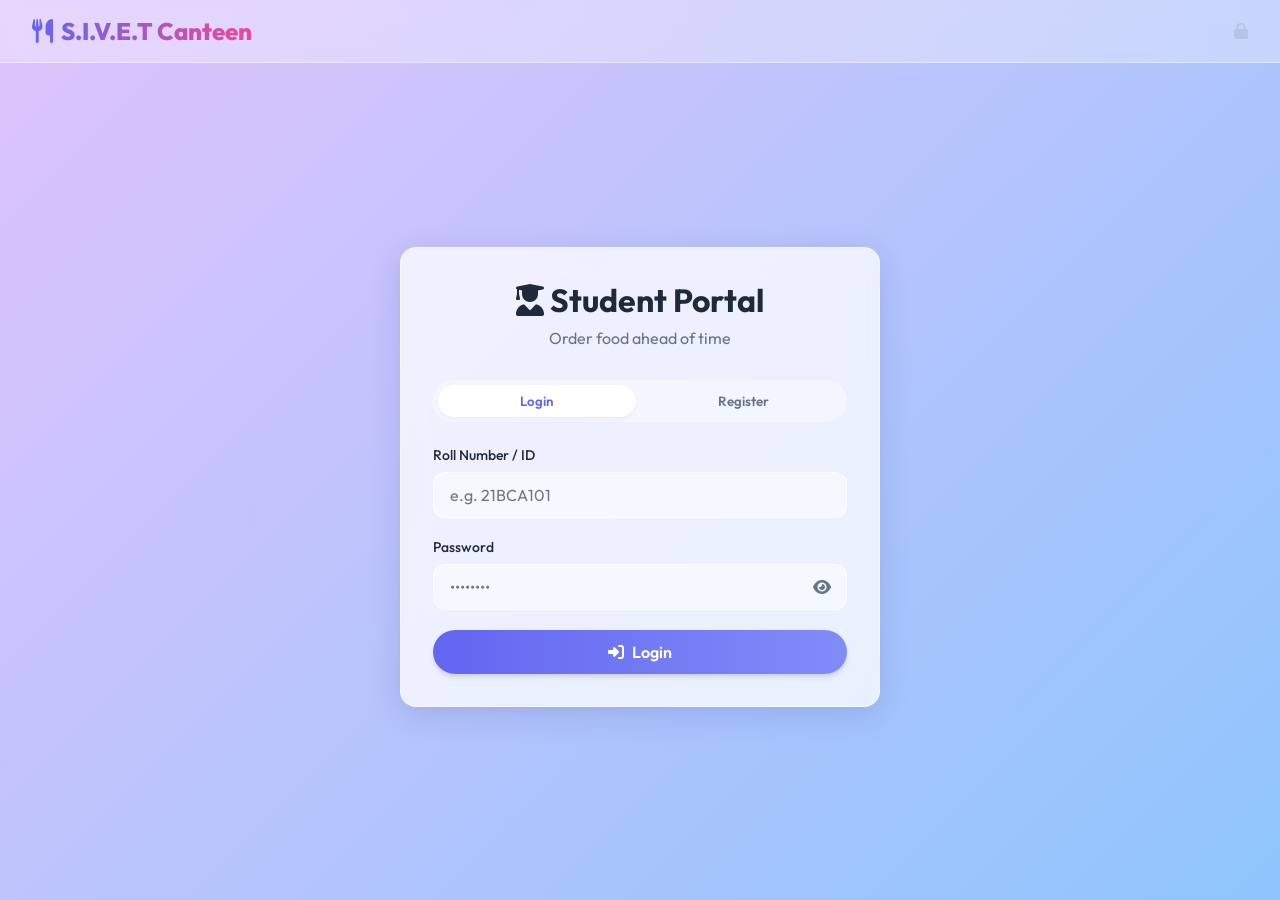
<file: index.html>
<!DOCTYPE html>
<html lang="en">
<head>
    <meta charset="UTF-8">
    <meta name="viewport" content="width=device-width, initial-scale=1.0">
    <title>S.I.V.E.T Smart Canteen</title>
    <link rel="stylesheet" href="css/style.css">
    <!-- FontAwesome for icons -->
    <link rel="stylesheet" href="https://cdnjs.cloudflare.com/ajax/libs/font-awesome/6.4.0/css/all.min.css">
</head>
<body>

    <nav class="navbar">
        <div class="navbar-brand">
            <i class="fa-solid fa-utensils"></i>
            S.I.V.E.T Canteen
        </div>
        <div class="navbar-actions">
            <i class="fa-solid fa-lock" id="admin-toggle" title="Staff Access" style="cursor: pointer; opacity: 0.1; transition: opacity 0.3s;" onclick="toggleAdminPortal()"></i>
        </div>
    </nav>

    <div class="auth-container">
        <div class="auth-grid">
            
            <!-- Student Box -->
            <div class="glass-panel fade-in" style="animation-delay: 0.1s;">
                <div class="auth-header">
                    <h2><i class="fa-solid fa-user-graduate"></i> Student Portal</h2>
                    <p>Order food ahead of time</p>
                </div>

                <div class="tabs">
                    <button class="tab-btn active" onclick="switchStudentTab('login')" id="tab-student-login">Login</button>
                    <button class="tab-btn" onclick="switchStudentTab('register')" id="tab-student-register">Register</button>
                </div>

                <!-- Student Login Form -->
                <form id="student-login-form">
                    <div class="form-group">
                        <label>Roll Number / ID</label>
                        <input type="text" id="login-roll" class="form-control" required placeholder="e.g. 21BCA101">
                    </div>
                    <div class="form-group">
                        <label>Password</label>
                        <div style="position: relative;">
                            <input type="password" id="login-pass" class="form-control" required placeholder="••••••••" style="padding-right: 2.5rem;">
                            <i class="fa-solid fa-eye" style="position: absolute; right: 1rem; top: 50%; transform: translateY(-50%); cursor: pointer; color: var(--text-muted);" onclick="togglePassword('login-pass', this)"></i>
                        </div>
                    </div>
                    <button type="submit" class="btn btn-primary" style="width: 100%;">
                        <i class="fa-solid fa-right-to-bracket"></i> Login
                    </button>
                </form>

                <!-- Student Register Form -->
                <form id="student-register-form" class="hidden">
                    <div class="form-group">
                        <label>Full Name</label>
                        <input type="text" id="reg-name" class="form-control" required placeholder="John Doe">
                    </div>
                    <div class="form-group">
                        <label>Roll Number / ID</label>
                        <input type="text" id="reg-roll" class="form-control" required placeholder="e.g. 21BCA101">
                    </div>
                    <div class="form-group">
                        <label>Password</label>
                        <div style="position: relative;">
                            <input type="password" id="reg-pass" class="form-control" required placeholder="Create a password" style="padding-right: 2.5rem;">
                            <i class="fa-solid fa-eye" style="position: absolute; right: 1rem; top: 50%; transform: translateY(-50%); cursor: pointer; color: var(--text-muted);" onclick="togglePassword('reg-pass', this)"></i>
                        </div>
                    </div>
                    <button type="submit" class="btn btn-secondary" style="width: 100%;">
                        <i class="fa-solid fa-user-plus"></i> Create Account
                    </button>
                </form>
            </div>

            <!-- Admin Box -->
            <div id="admin-portal-panel" class="glass-panel fade-in hidden" style="animation-delay: 0.3s; flex-direction: column; justify-content: center;">
                <div class="auth-header">
                    <h2><i class="fa-solid fa-store"></i> Staff Portal</h2>
                    <p>Manage orders & menu</p>
                </div>

                <form id="admin-login-form">
                    <div class="form-group">
                        <label>Staff ID</label>
                        <input type="text" id="admin-id" class="form-control" required placeholder="ADMIN">
                    </div>
                    <div class="form-group">
                        <label>Password</label>
                        <div style="position: relative;">
                            <input type="password" id="admin-pass" class="form-control" required placeholder="admin" style="padding-right: 2.5rem;">
                            <i class="fa-solid fa-eye" style="position: absolute; right: 1rem; top: 50%; transform: translateY(-50%); cursor: pointer; color: var(--text-muted);" onclick="togglePassword('admin-pass', this)"></i>
                        </div>
                    </div>
                    <button type="submit" class="btn btn-primary" style="width: 100%;">
                        <i class="fa-solid fa-shield-halved"></i> Staff Login
                    </button>
                </form>
            </div>

        </div>
    </div>

    <!-- Container for toast notifications -->
    <div id="toast-container" class="toast-container"></div>

    <!-- Scripts -->
    <script>
        function togglePassword(inputId, icon) {
            const input = document.getElementById(inputId);
            if (input.type === 'password') {
                input.type = 'text';
                icon.classList.remove('fa-eye');
                icon.classList.add('fa-eye-slash');
            } else {
                input.type = 'password';
                icon.classList.remove('fa-eye-slash');
                icon.classList.add('fa-eye');
            }
        }

        function toggleAdminPortal() {
            const panel = document.getElementById('admin-portal-panel');
            if (panel.classList.contains('hidden')) {
                panel.classList.remove('hidden');
                showToast('Staff Portal revealed');
            } else {
                panel.classList.add('hidden');
            }
        }
    </script>
    <script src="js/data.js"></script>
    <script src="js/auth.js"></script>
</body>
</html>
</file>
<file: css/style.css>
@import url('https://fonts.googleapis.com/css2?family=Outfit:wght@300;400;500;600;700;800&display=swap');

:root {
  --primary-color: #6366f1;
  --secondary-color: #ec4899;
  --success-color: #10b981;
  --warning-color: #f59e0b;
  --danger-color: #ef4444;
  --bg-gradient: linear-gradient(135deg, #e0c3fc 0%, #8ec5fc 100%);
  --glass-bg: rgba(255, 255, 255, 0.75);
  --glass-border: rgba(255, 255, 255, 0.5);
  --glass-shadow: 0 8px 32px 0 rgba(31, 38, 135, 0.15);
  --text-main: #1e293b;
  --text-muted: #64748b;
  --border-radius: 16px;
  --transition: all 0.3s cubic-bezier(0.25, 0.8, 0.25, 1);
}

* {
  margin: 0;
  padding: 0;
  box-sizing: border-box;
  font-family: 'Outfit', sans-serif;
}

body {
  background: var(--bg-gradient);
  min-height: 100vh;
  color: var(--text-main);
  background-attachment: fixed;
  overflow-x: hidden;
}

/* Glassmorphism Container Utility */
.glass-panel {
  background: var(--glass-bg);
  backdrop-filter: blur(12px);
  -webkit-backdrop-filter: blur(12px);
  border-radius: var(--border-radius);
  border: 1px solid var(--glass-border);
  box-shadow: var(--glass-shadow);
  padding: 2rem;
}

/* Buttons */
.btn {
  padding: 0.75rem 1.5rem;
  border-radius: 9999px;
  border: none;
  font-weight: 600;
  font-size: 1rem;
  cursor: pointer;
  transition: var(--transition);
  display: inline-flex;
  align-items: center;
  justify-content: center;
  gap: 0.5rem;
  box-shadow: 0 4px 6px -1px rgba(0, 0, 0, 0.1), 0 2px 4px -1px rgba(0, 0, 0, 0.06);
}

.btn-primary {
  background: linear-gradient(to right, var(--primary-color), #818cf8);
  color: white;
}

.btn-primary:hover {
  transform: translateY(-2px);
  box-shadow: 0 10px 15px -3px rgba(99, 102, 241, 0.4);
}

.btn-secondary {
  background: linear-gradient(to right, var(--secondary-color), #f472b6);
  color: white;
}

.btn-secondary:hover {
  transform: translateY(-2px);
  box-shadow: 0 10px 15px -3px rgba(236, 72, 153, 0.4);
}

.btn-success {
  background: var(--success-color);
  color: white;
}
.btn-success:hover { background: #059669; }

/* Inputs */
.form-group {
  margin-bottom: 1.25rem;
  position: relative;
}

.form-group label {
  display: block;
  font-size: 0.875rem;
  font-weight: 500;
  margin-bottom: 0.5rem;
  color: var(--text-main);
}

.form-control {
  width: 100%;
  padding: 0.75rem 1rem;
  border-radius: 12px;
  border: 1px solid rgba(255, 255, 255, 0.8);
  background: rgba(255, 255, 255, 0.5);
  font-size: 1rem;
  transition: var(--transition);
  outline: none;
  color: var(--text-main);
}

.form-control:focus {
  background: rgba(255, 255, 255, 0.9);
  border-color: var(--primary-color);
  box-shadow: 0 0 0 3px rgba(99, 102, 241, 0.2);
}

/* Nav Bar */
.navbar {
  display: flex;
  justify-content: space-between;
  align-items: center;
  padding: 1rem 2rem;
  background: rgba(255, 255, 255, 0.3);
  backdrop-filter: blur(10px);
  border-bottom: 1px solid rgba(255,255,255,0.4);
  position: sticky;
  top: 0;
  z-index: 1000;
}

.navbar-brand {
  font-size: 1.5rem;
  font-weight: 800;
  background: linear-gradient(to right, var(--primary-color), var(--secondary-color));
  background-clip: text;
  -webkit-background-clip: text;
  -webkit-text-fill-color: transparent;
  display: flex;
  align-items: center;
  gap: 0.5rem;
}

.navbar-menu, .navbar-actions {
  display: flex;
  gap: 1rem;
  align-items: center;
}

#admin-toggle:hover {
  opacity: 0.5 !important;
}

/* Auth Page specific */
.auth-container {
  min-height: calc(100vh - 72px);
  display: flex;
  align-items: center;
  justify-content: center;
  padding: 2rem;
}

.auth-grid {
  display: flex;
  justify-content: center;
  align-items: stretch;
  gap: 2rem;
  max-width: 1000px;
  width: 100%;
  flex-wrap: wrap;
}

.auth-grid > .glass-panel {
  flex: 1;
  min-width: 320px;
  max-width: 480px;
}

@media (max-width: 768px) {
  .auth-grid {
    grid-template-columns: 1fr;
  }
}

.auth-header {
  text-align: center;
  margin-bottom: 2rem;
}

.auth-header h2 {
  font-size: 2rem;
  margin-bottom: 0.5rem;
}

.auth-header p {
  color: var(--text-muted);
}

/* Toggles and Tabs */
.tabs {
  display: flex;
  gap: 0.5rem;
  background: rgba(255,255,255,0.4);
  padding: 0.3rem;
  border-radius: 9999px;
  margin-bottom: 1.5rem;
}

.tab-btn {
  flex: 1;
  border: none;
  background: transparent;
  padding: 0.5rem 1rem;
  border-radius: 9999px;
  font-weight: 600;
  color: var(--text-muted);
  cursor: pointer;
  transition: var(--transition);
}

.tab-btn.active {
  background: white;
  color: var(--primary-color);
  box-shadow: 0 2px 5px rgba(0,0,0,0.05);
}

/* Toast Notification Utility */
.toast-container {
  position: fixed;
  bottom: 2rem;
  right: 2rem;
  display: flex;
  flex-direction: column;
  gap: 1rem;
  z-index: 9999;
}

.toast {
  padding: 1rem 1.5rem;
  border-radius: 12px;
  background: white;
  color: var(--text-main);
  box-shadow: 0 10px 25px -5px rgba(0,0,0,0.2);
  display: flex;
  align-items: center;
  gap: 1rem;
  animation: slideIn 0.3s ease forwards;
  font-weight: 500;
}

@keyframes slideIn {
  from { transform: translateX(100%); opacity: 0; }
  to { transform: translateX(0); opacity: 1; }
}

.toast.success { border-left: 4px solid var(--success-color); }
.toast.error { border-left: 4px solid var(--danger-color); }

/* Animations */
.fade-in {
  animation: fadeIn 0.5s ease forwards;
}

@keyframes fadeIn {
  from { opacity: 0; transform: translateY(10px); }
  to { opacity: 1; transform: translateY(0); }
}

.hidden {
  display: none !important;
}
</file>
